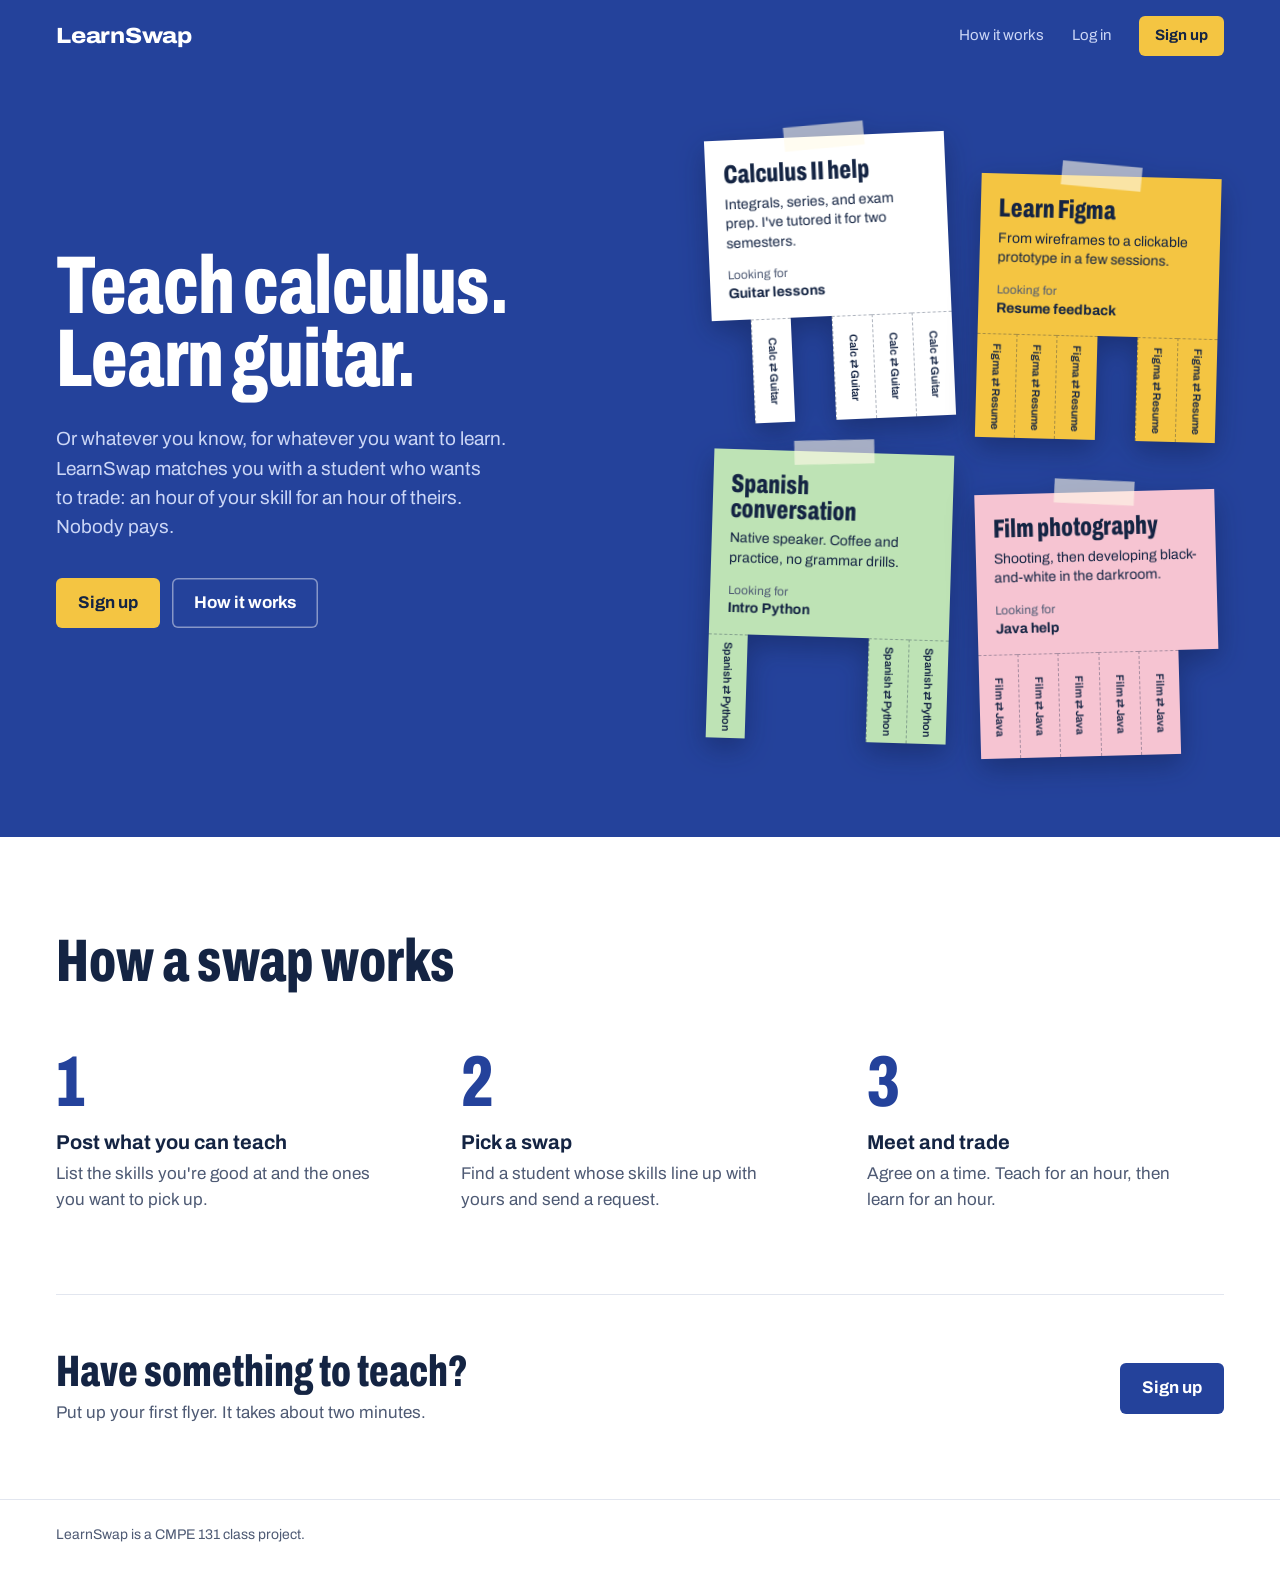
<file: templates/index.html>
<!DOCTYPE html>
<html lang="en">
<head>
    <meta charset="UTF-8">
    <meta name="viewport" content="width=device-width, initial-scale=1.0">
    <title>LearnSwap</title>
    <meta name="description" content="Trade an hour of what you know for an hour of what another student knows.">

    <link rel="preconnect" href="https://fonts.googleapis.com">
    <link rel="preconnect" href="https://fonts.gstatic.com" crossorigin>
    <link href="https://fonts.googleapis.com/css2?family=Archivo:wdth,wght@62..125,400..800&display=swap" rel="stylesheet">

    <style>
        :root {
            --board: #24429b;
            --board-text: #cbd6f6;
            --ink: #142443;
            --ink-soft: #4e5a74;
            --line: #e2e6ef;
            --gold: #f4c542;
            --mint: #bee3b5;
            --pink: #f6c4d2;
        }

        *, *::before, *::after { box-sizing: border-box; }

        body {
            margin: 0;
            background: #fff;
            color: var(--ink);
            font-family: "Archivo", system-ui, sans-serif;
            font-size: 1.0625rem;
            line-height: 1.55;
            -webkit-font-smoothing: antialiased;
        }

        a { color: inherit; }

        .wrap {
            max-width: 76rem;
            margin: 0 auto;
            padding: 0 1.5rem;
        }

        :focus-visible { outline: 3px solid var(--board); outline-offset: 3px; }
        .board :focus-visible { outline-color: var(--gold); }

        /* Buttons */
        .btn {
            display: inline-block;
            padding: 0.75rem 1.375rem;
            border-radius: 6px;
            font-weight: 700;
            text-decoration: none;
            transition: background-color 120ms ease, transform 80ms ease-out;
        }

        .btn:active { transform: scale(0.97); }

        .btn-gold { background: var(--gold); color: var(--ink); }
        .btn-gold:hover { background: #f8d466; }

        .btn-outline { color: #fff; box-shadow: inset 0 0 0 1.5px rgba(255, 255, 255, 0.45); }
        .btn-outline:hover { background: rgba(255, 255, 255, 0.08); }

        .btn-blue { background: var(--board); color: #fff; }
        .btn-blue:hover { background: #1c3684; }

        /* Board: header + hero share the blue */
        .board {
            background: var(--board);
            color: #fff;
            overflow: hidden;
        }

        .topbar {
            display: flex;
            align-items: center;
            justify-content: space-between;
            height: 4.5rem;
        }

        .logo {
            font-size: 1.375rem;
            font-weight: 800;
            font-stretch: 112%;
            letter-spacing: -0.01em;
            text-decoration: none;
        }

        .topbar nav {
            display: flex;
            align-items: center;
            gap: 1.75rem;
            font-size: 0.9375rem;
        }

        .topbar nav a:not(.btn) {
            color: var(--board-text);
            text-decoration: none;
        }

        .topbar nav a:not(.btn):hover { color: #fff; }
        .topbar .btn { padding: 0.5rem 1rem; }

        .hero {
            display: grid;
            grid-template-columns: 1.15fr 1fr;
            gap: 3rem;
            align-items: center;
            padding: 4rem 0 6rem;
        }

        h1, h2, .flyer-title, .step-num {
            font-weight: 800;
            font-stretch: 68%;
            margin: 0;
        }

        h1 {
            font-size: clamp(3.25rem, 6.4vw, 6rem);
            line-height: 0.9;
            letter-spacing: -0.01em;
        }

        h1 span { display: block; }

        .lede {
            max-width: 30rem;
            margin: 1.75rem 0 0;
            font-size: 1.1875rem;
            color: var(--board-text);
            text-wrap: pretty;
        }

        .actions {
            display: flex;
            flex-wrap: wrap;
            gap: 0.75rem;
            margin-top: 2.25rem;
        }

        /* Flyers */
        .flyers {
            display: grid;
            grid-template-columns: repeat(2, minmax(0, 15rem));
            gap: 2rem 1.75rem;
            justify-content: center;
        }

        .flyer {
            --sheet: #fff;
            position: relative;
            color: var(--ink);
            filter: drop-shadow(0 10px 14px rgba(8, 18, 48, 0.35));
        }

        .flyer:nth-child(1) { transform: rotate(-2.5deg); }
        .flyer:nth-child(2) { transform: translateY(2.5rem) rotate(1.5deg); --sheet: var(--gold); }
        .flyer:nth-child(3) { transform: rotate(1.75deg); --sheet: var(--mint); }
        .flyer:nth-child(4) { transform: translateY(2.5rem) rotate(-1.5deg); --sheet: var(--pink); }

        .tape {
            position: absolute;
            top: -0.75rem;
            left: 50%;
            width: 5rem;
            height: 1.5rem;
            transform: translateX(-50%) rotate(-3deg);
            background: rgba(255, 251, 232, 0.6);
            z-index: 1;
        }

        .flyer:nth-child(even) .tape { transform: translateX(-50%) rotate(4deg); }

        .flyer-body {
            background: var(--sheet);
            padding: 1.375rem 1.125rem 1rem;
        }

        .flyer-body .flyer-title {
            margin: 0;
            font-size: 1.625rem;
            line-height: 0.95;
        }

        .flyer-body p { margin: 0.5rem 0 0; font-size: 0.875rem; line-height: 1.4; }

        .flyer-body .want {
            margin-top: 0.875rem;
            font-weight: 700;
        }

        .want small {
            display: block;
            font-weight: 400;
            font-size: 0.75rem;
            color: var(--ink-soft);
        }

        .tabs { display: flex; }

        .tab {
            flex: 1;
            height: 6.5rem;
            padding: 0.375rem 0;
            border: 0;
            border-top: 1.5px dashed rgba(20, 36, 67, 0.35);
            border-left: 1.5px dashed rgba(20, 36, 67, 0.35);
            background: var(--sheet);
            color: var(--ink);
            font: 600 0.6875rem/1 "Archivo", system-ui, sans-serif;
            white-space: nowrap;
            writing-mode: vertical-rl;
            transform-origin: top center;
            cursor: pointer;
        }

        .tab:first-child { border-left: 0; }
        .tab.gone { visibility: hidden; }

        /* How it works */
        .steps-section { padding: 6rem 0 5rem; }

        h2 {
            font-size: clamp(2.5rem, 5vw, 3.75rem);
            line-height: 0.95;
        }

        .steps {
            list-style: none;
            display: grid;
            grid-template-columns: repeat(3, 1fr);
            gap: 3rem;
            margin: 3.5rem 0 0;
            padding: 0;
        }

        .step-num {
            display: block;
            font-size: 4.5rem;
            line-height: 1;
            color: var(--board);
        }

        .steps h3 {
            margin: 0.75rem 0 0.375rem;
            font-size: 1.25rem;
            line-height: 1.25;
        }

        .steps p { margin: 0; max-width: 20rem; color: var(--ink-soft); }

        /* Closing */
        .closing {
            display: flex;
            flex-wrap: wrap;
            align-items: center;
            justify-content: space-between;
            gap: 1.5rem 3rem;
            padding: 3.5rem 0 4.5rem;
            border-top: 1px solid var(--line);
        }

        .closing h2 { font-size: clamp(2rem, 4vw, 2.75rem); }
        .closing p { margin: 0.5rem 0 0; color: var(--ink-soft); }

        footer {
            padding: 1.5rem 0 2rem;
            border-top: 1px solid var(--line);
            color: var(--ink-soft);
            font-size: 0.875rem;
        }

        @media (max-width: 900px) {
            .hero { grid-template-columns: 1fr; gap: 3.5rem; padding: 2.5rem 0 5rem; }
            .steps { grid-template-columns: 1fr; gap: 2.25rem; }
            .steps-section { padding: 4.5rem 0 4rem; }
        }

        @media (max-width: 560px) {
            .wrap { padding: 0 1rem; }
            .topbar nav { gap: 1.25rem; }
            .topbar .hide-sm { display: none; }
            .flyers { gap: 1.5rem 1rem; }
            .flyer-body .flyer-title { font-size: 1.3125rem; }
            .flyer-body { padding: 1.125rem 0.875rem 0.875rem; }
            .tab:nth-child(n+6) { display: none; }
        }

        @media (prefers-reduced-motion: reduce) {
            .btn { transition: none; }
            .btn:active { transform: none; }
        }
    </style>
</head>

<body>

    <div class="board">
        <div class="wrap">

            <header class="topbar">
                <a href="/" class="logo">LearnSwap</a>
                <nav>
                    <a href="#how-it-works" class="hide-sm">How it works</a>
                    <a href="#">Log in</a>
                    <a href="#" class="btn btn-gold">Sign up</a>
                </nav>
            </header>

            <section class="hero">
                <div>
                    <h1><span>Teach calculus.</span><span>Learn guitar.</span></h1>
                    <p class="lede">
                        Or whatever you know, for whatever you want to learn.
                        LearnSwap matches you with a student who wants to trade:
                        an hour of your skill for an hour of theirs. Nobody pays.
                    </p>
                    <div class="actions">
                        <a href="#" class="btn btn-gold">Sign up</a>
                        <a href="#how-it-works" class="btn btn-outline">How it works</a>
                    </div>
                </div>

                <div class="flyers">
                    <article class="flyer">
                        <span class="tape" aria-hidden="true"></span>
                        <div class="flyer-body">
                            <p class="flyer-title">Calculus II help</p>
                            <p>Integrals, series, and exam prep. I've tutored it for two semesters.</p>
                            <p class="want"><small>Looking for</small>Guitar lessons</p>
                        </div>
                        <div class="tabs" aria-hidden="true">
                            <button class="tab gone" type="button" tabindex="-1">Calc ⇄ Guitar</button>
                            <button class="tab" type="button" tabindex="-1">Calc ⇄ Guitar</button>
                            <button class="tab gone" type="button" tabindex="-1">Calc ⇄ Guitar</button>
                            <button class="tab" type="button" tabindex="-1">Calc ⇄ Guitar</button>
                            <button class="tab" type="button" tabindex="-1">Calc ⇄ Guitar</button>
                            <button class="tab" type="button" tabindex="-1">Calc ⇄ Guitar</button>
                        </div>
                    </article>

                    <article class="flyer">
                        <span class="tape" aria-hidden="true"></span>
                        <div class="flyer-body">
                            <p class="flyer-title">Learn Figma</p>
                            <p>From wireframes to a clickable prototype in a few sessions.</p>
                            <p class="want"><small>Looking for</small>Resume feedback</p>
                        </div>
                        <div class="tabs" aria-hidden="true">
                            <button class="tab" type="button" tabindex="-1">Figma ⇄ Resume</button>
                            <button class="tab" type="button" tabindex="-1">Figma ⇄ Resume</button>
                            <button class="tab" type="button" tabindex="-1">Figma ⇄ Resume</button>
                            <button class="tab gone" type="button" tabindex="-1">Figma ⇄ Resume</button>
                            <button class="tab" type="button" tabindex="-1">Figma ⇄ Resume</button>
                            <button class="tab" type="button" tabindex="-1">Figma ⇄ Resume</button>
                        </div>
                    </article>

                    <article class="flyer">
                        <span class="tape" aria-hidden="true"></span>
                        <div class="flyer-body">
                            <p class="flyer-title">Spanish conversation</p>
                            <p>Native speaker. Coffee and practice, no grammar drills.</p>
                            <p class="want"><small>Looking for</small>Intro Python</p>
                        </div>
                        <div class="tabs" aria-hidden="true">
                            <button class="tab" type="button" tabindex="-1">Spanish ⇄ Python</button>
                            <button class="tab gone" type="button" tabindex="-1">Spanish ⇄ Python</button>
                            <button class="tab gone" type="button" tabindex="-1">Spanish ⇄ Python</button>
                            <button class="tab gone" type="button" tabindex="-1">Spanish ⇄ Python</button>
                            <button class="tab" type="button" tabindex="-1">Spanish ⇄ Python</button>
                            <button class="tab" type="button" tabindex="-1">Spanish ⇄ Python</button>
                        </div>
                    </article>

                    <article class="flyer">
                        <span class="tape" aria-hidden="true"></span>
                        <div class="flyer-body">
                            <p class="flyer-title">Film photography</p>
                            <p>Shooting, then developing black-and-white in the darkroom.</p>
                            <p class="want"><small>Looking for</small>Java help</p>
                        </div>
                        <div class="tabs" aria-hidden="true">
                            <button class="tab" type="button" tabindex="-1">Film ⇄ Java</button>
                            <button class="tab" type="button" tabindex="-1">Film ⇄ Java</button>
                            <button class="tab" type="button" tabindex="-1">Film ⇄ Java</button>
                            <button class="tab" type="button" tabindex="-1">Film ⇄ Java</button>
                            <button class="tab" type="button" tabindex="-1">Film ⇄ Java</button>
                            <button class="tab gone" type="button" tabindex="-1">Film ⇄ Java</button>
                        </div>
                    </article>
                </div>
            </section>

        </div>
    </div>

    <main class="wrap">

        <section id="how-it-works" class="steps-section">
            <h2>How a swap works</h2>
            <ol class="steps">
                <li>
                    <span class="step-num">1</span>
                    <h3>Post what you can teach</h3>
                    <p>List the skills you're good at and the ones you want to pick up.</p>
                </li>
                <li>
                    <span class="step-num">2</span>
                    <h3>Pick a swap</h3>
                    <p>Find a student whose skills line up with yours and send a request.</p>
                </li>
                <li>
                    <span class="step-num">3</span>
                    <h3>Meet and trade</h3>
                    <p>Agree on a time. Teach for an hour, then learn for an hour.</p>
                </li>
            </ol>
        </section>

        <section class="closing">
            <div>
                <h2>Have something to teach?</h2>
                <p>Put up your first flyer. It takes about two minutes.</p>
            </div>
            <a href="#" class="btn btn-blue">Sign up</a>
        </section>

    </main>

    <footer>
        <div class="wrap">LearnSwap is a CMPE 131 class project.</div>
    </footer>

    <script>
        // Tear-off tabs: click one and it drops off the flyer
        document.querySelectorAll(".tab").forEach(function (tab) {
            tab.addEventListener("click", function () {
                tab.disabled = true;
                var reduce = matchMedia("(prefers-reduced-motion: reduce)").matches;
                var frames = reduce
                    ? [ { opacity: 1 }, { opacity: 0 } ]
                    : [ { transform: "none", opacity: 1 }, { transform: "translate(4px, 3.5rem) rotate(14deg)", opacity: 0 } ];
                tab.animate(frames, { duration: reduce ? 150 : 450, easing: "cubic-bezier(0.5, 0, 0.75, 0)", fill: "forwards" })
                    .onfinish = function () { tab.style.visibility = "hidden"; };
            });
        });
    </script>

</body>
</html>
</file>
